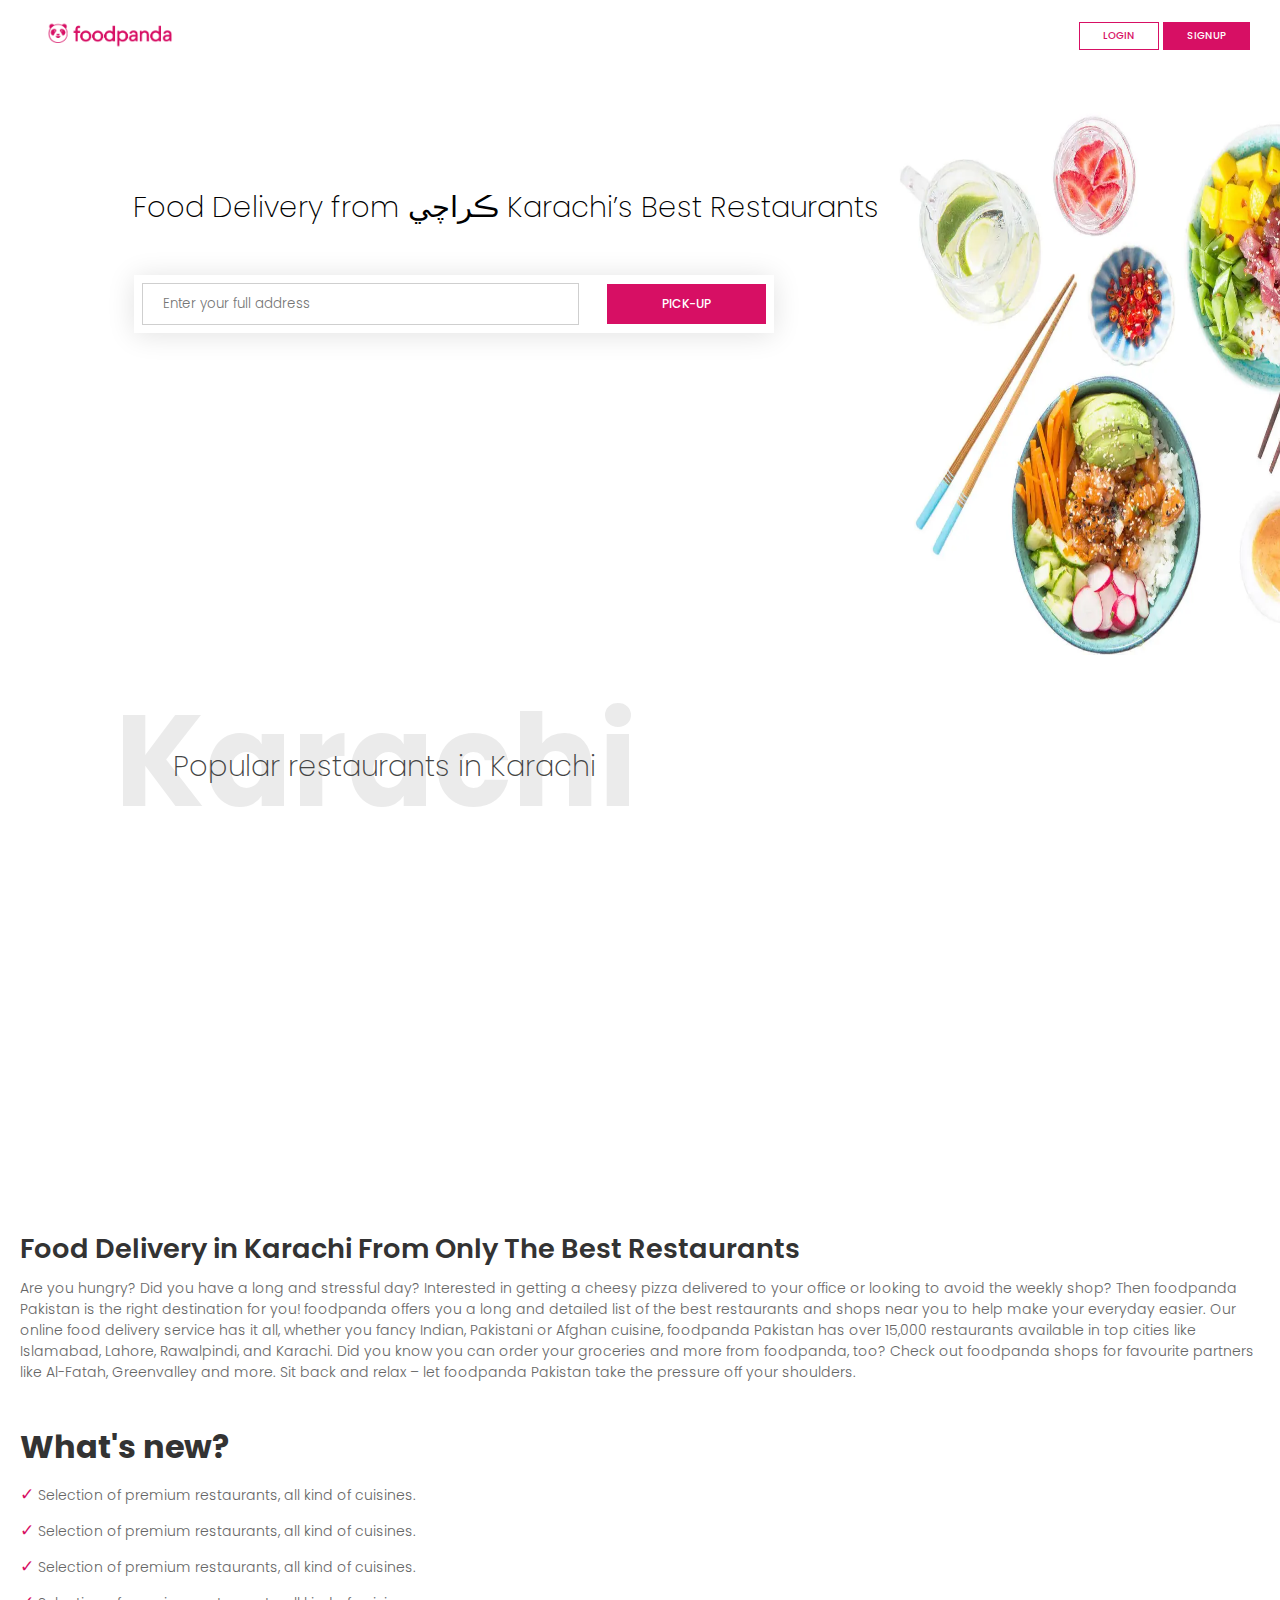
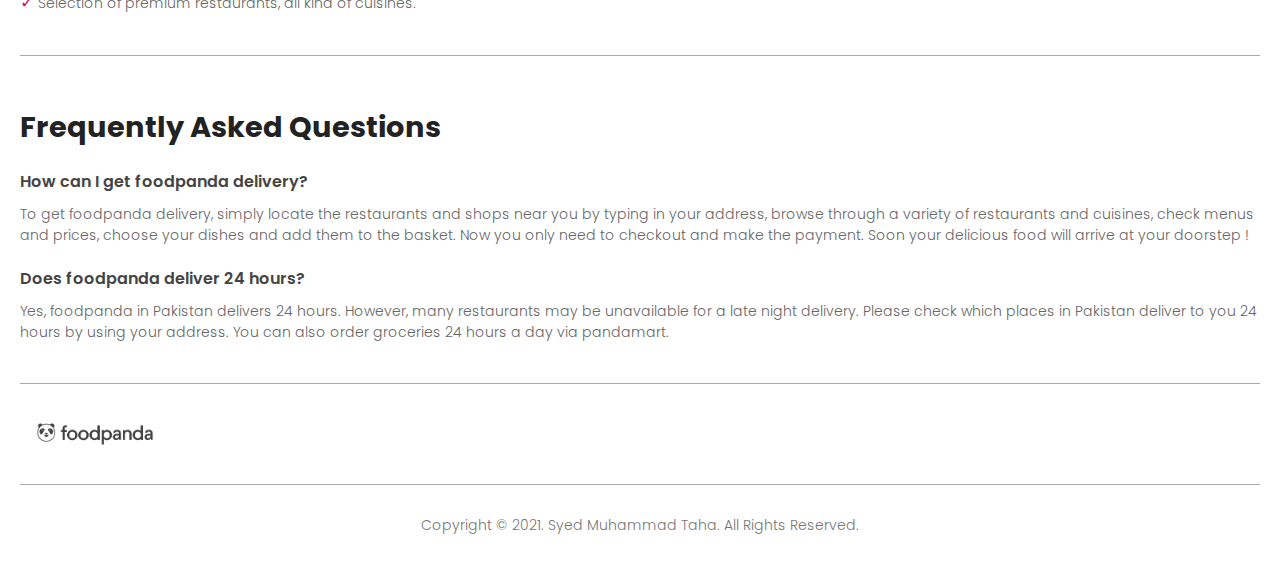
<file: city.html>
<!DOCTYPE html>
<html lang="en">
<head>
    <meta charset="UTF-8">
    <meta http-equiv="X-UA-Compatible" content="IE=edge">
    <meta name="viewport" content="width=device-width, initial-scale=1.0">
    <title>City</title>
    <link rel="icon" href="Images/Home/pandaicon.png">
    <link rel="stylesheet" href="css/city.css">
    <link rel="stylesheet" href="css/fonts.css">
    <link href="https://unpkg.com/aos@2.3.1/dist/aos.css" rel="stylesheet">
</head>
<body>
    <!-- Header Section Start  -->
    <header>
        <div class="logo">
            <a href="index.html"><img src="Images/Home/logo.png" alt=""></a> 
        </div>
        <div class="headerBtn">
            <button class="loginBtn">Login</button>
            <button class="signupBtn">Signup</button>
        </div>
    </header>
<!-- Header Section End  -->

<!-- Banner Section Start  -->
    <section class="banner">
        <div class="bannerText">
            <h2>Food Delivery from ڪراچي Karachi’s Best Restaurants</h2>
        </div>
        <div class="searchRestaurant">
            <input type="text" placeholder="Enter your full address">
            <div class="bannerButton">
                <button class="pickup">pick-up</button>
            </div>
        </div>
    </section>
<!-- Banner Section End  -->

<!-- Restaurant Section Start  -->
    <div class="restaurantTitle">
        <h2>Popular restaurants in Karachi</h2>
    </div>
    <section class="restaurant">
        <div class="restaurantContent">
           <a href="restaurant.html" target="_blank"><div class="restaurantCard" data-aos="fade-up" data-aos-duration="800">
                <div class="imgBx"></div>
                <div class="title">
                    <h2>pizza hut</h2>
                    <p>$$$, beverages, pakistani, desert</p>
                    <div class="discount">flat 30% off</div>
                </div>
            </div></a>
            <div class="restaurantCard" data-aos="fade-up" data-aos-duration="1000">
                <div class="imgBx"></div>
                <div class="title">
                    <h2>makkah bakery</h2>
                    <p>$$$, beverages, pakistani, desert</p>
                    <div class="discount">flat 50% off</div>
                </div>
            </div>
            <div class="restaurantCard" data-aos="fade-up" data-aos-duration="1200">
                <div class="imgBx"></div>
                <div class="title">
                    <h2>Student Biryani</h2>
                    <p>$$$, beverages, pakistani, desert</p>
                    <div class="discount">flat 10% off</div>
                </div>
            </div>
            <div class="restaurantCard" data-aos="fade-up" data-aos-duration="1400">
                <div class="imgBx"></div>
                <div class="title">
                    <h2>Karachi Haleem</h2>
                    <p>$$$, beverages, pakistani, desert</p>
                    <div class="discount">flat 10% off</div>
                </div>
            </div>
        </div>
    </section>
<!-- Restaurant Section End  -->

<!-- Footer Section Start  -->
<footer>
    <div class="footerContent">
        <div class="aboutFoodpanda">
            <h2>Food Delivery in Karachi From Only The Best Restaurants</h2>
            <p>Are you hungry? Did you have a long and stressful day? Interested in getting a cheesy pizza delivered to your office or looking to avoid the weekly shop? Then foodpanda Pakistan is the right destination for you! foodpanda offers you a long and detailed list of the best restaurants and shops near you to help make your everyday easier. Our online food delivery service has it all, whether you fancy Indian, Pakistani or Afghan cuisine, foodpanda Pakistan has over 15,000 restaurants available in top cities like Islamabad, Lahore, Rawalpindi, and Karachi. Did you know you can order your groceries and more from foodpanda, too? Check out foodpanda shops for favourite partners like Al-Fatah, Greenvalley and more. Sit back and relax – let foodpanda Pakistan take the pressure off your shoulders.</p>
        </div>
        <div class="whatsNew">
            <h2>What's new?</h2>
            <p><span>✓</span> Selection of premium restaurants, all kind of cuisines.</p>
            <p><span>✓</span> Selection of premium restaurants, all kind of cuisines.</p>
            <p><span>✓</span> Selection of premium restaurants, all kind of cuisines.</p>
            <p><span>✓</span> Selection of premium restaurants, all kind of cuisines.</p>
        </div>
        <div class="faq">
            <h2>Frequently Asked Questions</h2>
            <h3>How can I get foodpanda delivery?</h3>
            <p>To get foodpanda delivery, simply locate the restaurants and shops near you by typing in your address, browse through a variety of restaurants and cuisines, check menus and prices, choose your dishes and add them to the basket. Now you only need to checkout and make the payment. Soon your delicious food will arrive at your doorstep !</p>
            <h3>Does foodpanda deliver 24 hours?</h3>
            <p>Yes, foodpanda in Pakistan delivers 24 hours. However, many restaurants may be unavailable for a late night delivery. Please check which places in Pakistan deliver to you 24 hours by using your address. You can also order groceries 24 hours a day via pandamart.</p>
        </div>
        <div class="socialMedia">
            <img src="Images/Home/logo.png" alt="">
        </div>
        <div class="copyright">
            <h2>Copyright &copy 2021. Syed Muhammad Taha. All Rights Reserved.</h2>
        </div>
    </div>
</footer>
<!-- Footer Section End  -->

<script src="https://unpkg.com/aos@2.3.1/dist/aos.js"></script>
<script>
     AOS.init();
document.addEventListener('scroll',function()
{
    var header = document.querySelector('header');
    header.classList.toggle('active',window.scrollY>40);
})
</script>
</body>
</html>
</file>
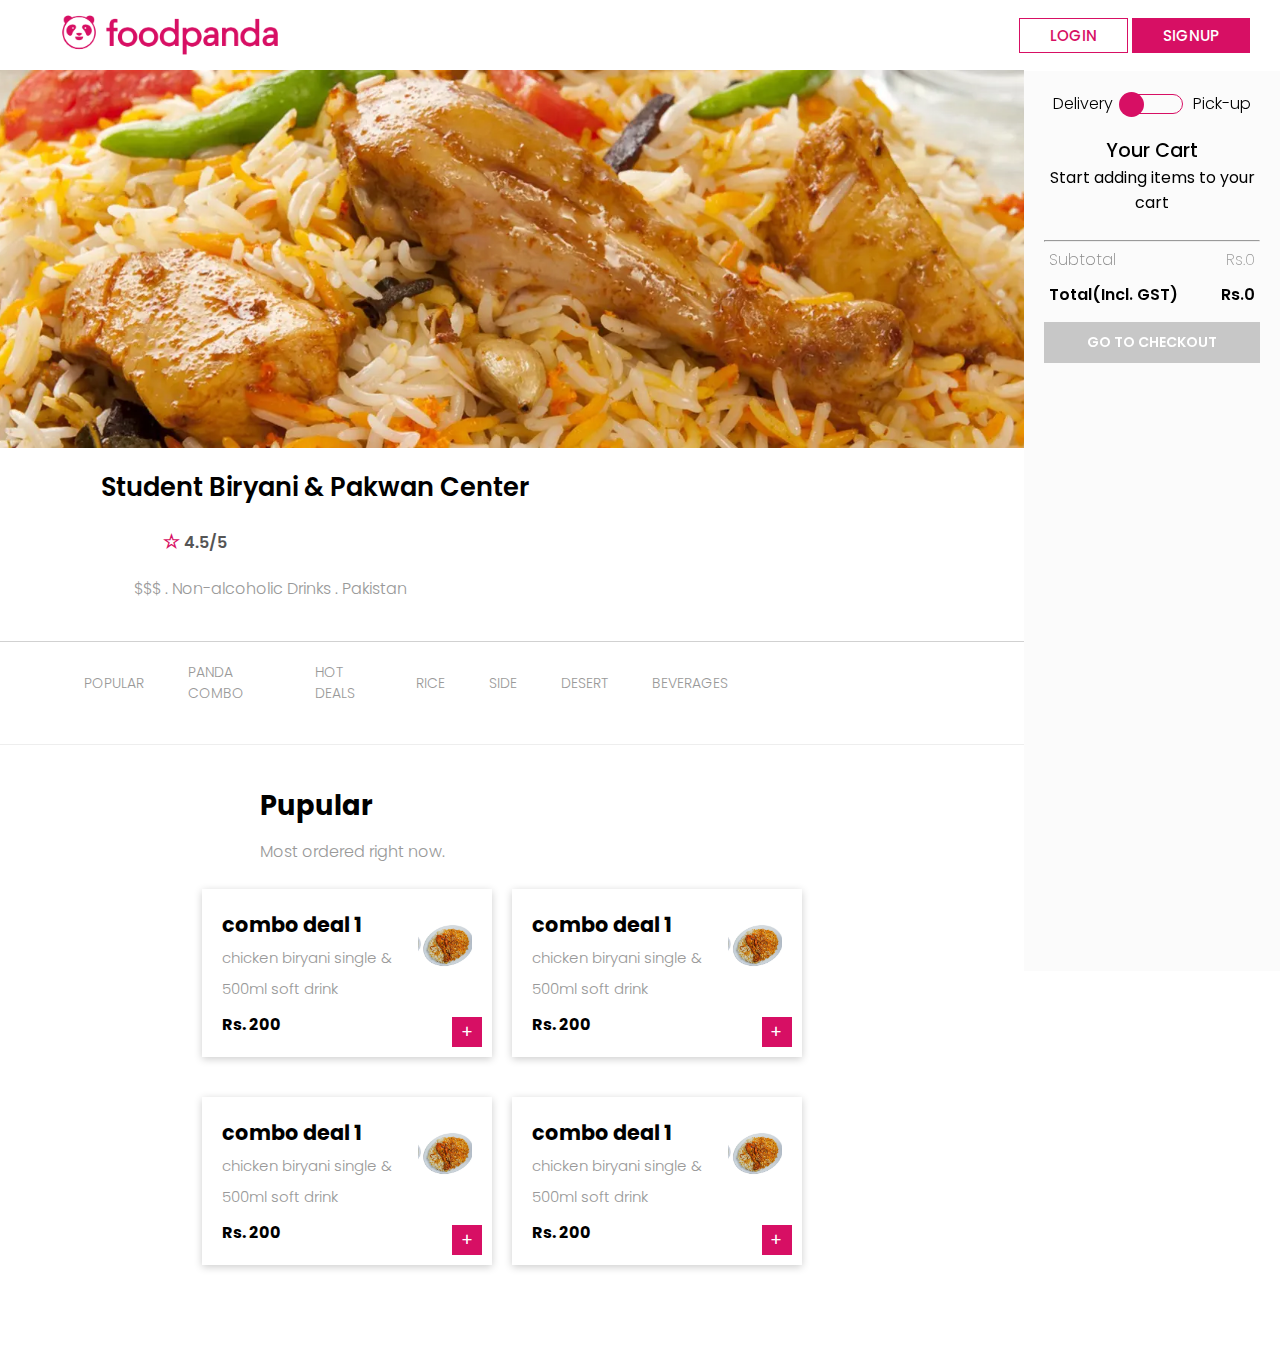
<file: restaurant.html>
<!DOCTYPE html>
<html lang="en">
<head>
    <meta charset="UTF-8">
    <meta http-equiv="X-UA-Compatible" content="IE=edge">
    <meta name="viewport" content="width=device-width, initial-scale=1.0">
    <title>Restaurant</title>
    <link rel="stylesheet" href="css/restaurant.css">
    <link rel="icon" href="Images/Home/pandaicon.png">
    <link rel="stylesheet" href="css/fonts.css">
    <link href="https://unpkg.com/aos@2.3.1/dist/aos.css" rel="stylesheet">
</head>
<body>
    <!-- Header Section Start  -->
    <header>
        <div class="logo">
           <a href="index.html"><img src="Images/Home/logo.png" alt=""></a> 
        </div>
        <div class="headerBtn">
            <button class="loginBtn">Login</button>
            <button class="signupBtn">Signup</button>
        </div>
    </header>
<!-- Header Section End  -->

<!-- SideBar Section Start  -->
    <section class="sidebar">
        <div class="title">
            <h2>Delivery</h2>
            <div class="button" id="button" onclick="toggleBtn()"></div>
            <h2>Pick-up</h2>
        </div>
        <h2>Your Cart</h2>
        <p>Start adding items to your cart</p><br>
        <hr>
        <div class="subtotal">
            <h2>Subtotal</h2>
            <h3>Rs.0</h3>
        </div>
        <div class="total">
            <h2>Total(Incl. GST)</h2>
            <h3>Rs.0</h3>
        </div>
        <button class="ChecoutBtn">go to checkout</button>
    </section>
<!-- SideBar Section End  -->


<!-- Banner Section Start  -->
    <section class="banner"></section>
<!-- Banner Section End  -->


<!-- Restarant Info Section Start  -->
    <section class="restaurantInfo">
        <div class="restaurantName">
            <h2>Student Biryani & Pakwan Center</h2>
        </div>
        <div class="rating">
            <h2><span>&star;</span> 4.5/5</h2>
        </div>
        <div class="details">
            <p>
                <span>$$$ .</span>
                <span>Non-alcoholic Drinks .</span>
                <span>Pakistan</span>
            </p>
        </div>
    </section>
<!-- Restarant Info Section End  -->

<!-- Speciallity Section Start  -->
    <section class="speciality">
        <h2>popular</h2>
        <h2>panda combo</h2>
        <h2>hot deals</h2>
        <h2>rice</h2>
        <h2>side</h2>
        <h2>desert</h2>
        <h2>beverages</h2>
    </section>
<!-- Speciallity Section End  -->

<!-- Dishes Section Start  -->
    <section class="dishes">
        <div class="title1">
            <h2>Pupular <br>
                <span>Most ordered right now.</span>
            </h2>
        </div>
        <div class="card">
        <div class="dishesCard">
            <div class="title">
                <h2>combo deal 1 <br>
                <span>chicken biryani single & 500ml soft drink</span>
                </h2>
                <h3>Rs. 200</h3>
            </div>
            <div class="imgBx">
                <img src="Images/Restaurant/biryani.webp" alt="">
            </div>
        </div>
        <div class="dishesCard">
            <div class="title">
                <h2>combo deal 1 <br>
                <span>chicken biryani single & 500ml soft drink</span>
                </h2>
                <h3>Rs. 200</h3>
            </div>
            <div class="imgBx">
                <img src="Images/Restaurant/biryani.webp" alt="">
            </div>
        </div>
        <div class="dishesCard">
            <div class="title">
                <h2>combo deal 1 <br>
                <span>chicken biryani single & 500ml soft drink</span>
                </h2>
                <h3>Rs. 200</h3>
            </div>
            <div class="imgBx">
                <img src="Images/Restaurant/biryani.webp" alt="">
            </div>
        </div>
        <div class="dishesCard">
            <div class="title">
                <h2>combo deal 1 <br>
                <span>chicken biryani single & 500ml soft drink</span>
                </h2>
                <h3>Rs. 200</h3>
            </div>
            <div class="imgBx">
                <img src="Images/Restaurant/biryani.webp" alt="">
            </div>
        </div>
        </div>
    </section>
<!-- Dishes Section End  -->


<script src="https://unpkg.com/aos@2.3.1/dist/aos.js"></script>
<script>
 AOS.init();
    document.addEventListener('scroll',function()
    {
        var header = document.querySelector('header');
        header.classList.toggle('active',window.scrollY>40);
    })

    function toggleBtn()
    {
        var mybtn = document.getElementById('button');
        mybtn.classList.toggle('active');
    }
</script>
</body>
</html>
</file>
<file: css/city.css>
*
{
    margin: 0;
    padding: 0;
    box-sizing: border-box;
    text-decoration: none;
    list-style: none;
    font-family: 'Poppins', sans-serif;
}
a:visited
{
    color: #000;
}
a:active
{
    color: #d70f64;
}
::-webkit-scrollbar
{
    width: 10px;
    background-color: #fff;
}
::-webkit-scrollbar-thumb
{
    background-color: #d70f64;
}
header
{
    width: 100%;
    padding: 10px 30px;
    /* border-bottom: 1px solid #999; */
    display: flex;
    justify-content: space-between;
    align-items: center;
    transition-duration: 0.6s;

}
header.active
{
    position: fixed;
    /* top: 0;
    left: 0; */
    z-index: 100000;
    background-color: #fff;
    box-shadow: 0 2px 28px 0 rgb(0 0 0 / 12%);
    transition-duration: 0.6s;
}
header .logo
{
    width: 280px;
    height: 50px;
}
header .logo img
{
    width: 100%;
    height: 100%;
    object-fit: cover;
}
header .headerBtn button
{
    padding: 5px 30px;
    border: 1px solid #d70f64;
    font-size: 15px;
    font-weight: 500;
    background-color: #fff;
    color: #d70f64;
    text-transform: uppercase;
    cursor: pointer;
}
header .headerBtn button:nth-child(2)
{
    background-color: #d70f64;
    color: #fff;
}

.banner
{
    width: 100%;
    height: 70vh;
    background: url("../Images/City/hero-city-foodpanda.webp");
    background-size: 50% 100%;
    background-position: 140%;
    background-repeat: no-repeat;
    position: relative;
}
.banner .bannerText
{
    width: 50%;
    padding: 5px;
    position: absolute;
    top: 38%;
    left: 10%;
}
.banner .bannerText h2
{
    font-weight: 200;
    font-size: 2.5em;
}
.banner .searchRestaurant
{
    width: 50%;
    padding: 15px;
    box-shadow: 0 2px 28px 0 rgb(0 0 0 / 12%);
    background-color: #fff;
    display: flex;
    justify-content: space-between;
    align-items: center;
    position: absolute;
    top: 60%;
    left: 10%;
}
.banner .searchRestaurant input
{
    width: 70%;
    border: 1px solid rgb(207, 207, 207);
    padding: 20px 40px;
    outline: none;
}
.banner .searchRestaurant input:focus
{
    border: 1px solid #d70f64;
}
.banner .searchRestaurant input::placeholder
{
    font-size: 1.2em;
    font-weight: 300;
}
.banner .searchRestaurant .bannerButton button
{
    padding: 18px 100px;
    background-color: #d70f64;
    color: #fff;
    text-transform: uppercase;
    font-weight: 500;
    border: none;
    cursor: pointer;
    font-size: 1.1em;
}
.restaurantTitle
{
    margin-top: 80px;
    width: 50%;
    padding: 10px;
    text-align: center;
    position: relative;
}
.restaurantTitle h2
{
    font-size: 2.2em;
    color: #444;
    font-weight: 200;
    z-index: 1000;
}
.restaurantTitle::before
{
    content: "Karachi";
    position: absolute;
    bottom: -100px;
    left: 15%;
    font-size: 13em;
    color: rgba(153, 153, 153, 0.2);
    font-weight: 700;
    z-index: -1000;
}
.restaurant
{
    width: 100%;
    padding: 20px;
    display: flex;
    justify-content: center;
}
.restaurant .restaurantContent
{
    width: 80%;
    display: flex;
    justify-content: space-between;
    align-items: center;
    flex-wrap: wrap;
}
.restaurant .restaurantContent .restaurantCard
{
    width: 350px;
    height: 300px;
    /* border: 1px solid #000; */
    position: relative;
}
.restaurant .restaurantContent .restaurantCard .imgBx
{
    width: 100%;
    height: 75%;
    background: url("../Images/City/pizza.webp");
    background-size: cover;
    background-position: center;
}
.restaurant .restaurantContent .restaurantCard:nth-child(2) .imgBx
{
    background: url("../Images/City/e5an-listing.webp");
    background-size: cover;
    background-position: center;
}
.restaurant .restaurantContent .restaurantCard:nth-child(3) .imgBx
{
    background: url("../Images/City/sqia-listing.webp");
    background-size: cover;
    background-position: center;
}
.restaurant .restaurantContent .restaurantCard:nth-child(4) .imgBx
{
    background: url("../Images/City/rtww-listing.webp");
    background-size: cover;
    background-position: center;
}
.restaurant .restaurantContent .restaurantCard .title
{
    padding: 10px 0px;
}
.restaurant .restaurantContent .restaurantCard .title h2
{
    font-size: 1.2em;
    font-weight: 600;
    text-transform: capitalize;
}
.restaurant .restaurantContent .restaurantCard .title p
{
    font-weight: 300;
    color: #000;
}
.restaurant .restaurantContent .restaurantCard .discount
{
    position: absolute;
    top: 30px;
    left: 0;
    background-color: #d70f64;
    color: #fff;
    text-transform: uppercase;
    padding: 5px 20px;
    font-weight: 600;
    font-size: 14px;
}
footer
{
    margin-top: 100px;
    width: 100%;
    padding: 20px;
    display: flex;
    justify-content: center;
}
footer .footerContent
{
    width: 80%;
}
footer .footerContent .aboutFoodpanda
{
    width: 100%;
}
footer .footerContent .aboutFoodpanda h2
{
    font-size: 2.2em;
    font-weight: 600;
    color: #333;
}
footer .footerContent .aboutFoodpanda p
{
    color: #666;
    margin-top: 20px;
    font-weight: 300;
}
footer .footerContent .whatsNew
{
    margin-top: 50px;
    padding-bottom: 40px;
    border-bottom: 1px solid rgb(168, 168, 168);
}
footer .footerContent .whatsNew h2
{
    font-size: 2.4em;
    font-weight: 700;
    color: #222;
}
footer .footerContent .whatsNew p
{
    color: #666;
    margin-top: 10px;
    font-weight: 300;
    font-size: 1em;
}
footer .footerContent .whatsNew p span
{
    color: #d70f64;
    font-size: 1.2em;
}

footer .footerContent .faq
{
    margin-top: 50px;
    padding-bottom: 40px;
    border-bottom: 1px solid rgb(168, 168, 168);
}
footer .footerContent .faq h2
{
    font-size: 2.1em;
    font-weight: 700;
    color: #222;
}
footer .footerContent .faq h3
{
    margin-top: 20px;
    font-size: 1.2em;
    font-weight: 600;
    color: #444;
}
footer .footerContent .faq p
{
    color: #666;
    margin-top: 10px;
    font-weight: 300;
    font-size: 1em;
}
footer .footerContent .socialMedia
{
    display: flex;
    justify-content: space-between;
    border-bottom: 1px solid rgb(168, 168, 168);
}
footer .footerContent .socialMedia img
{
    width: 180px;
    filter: grayscale(100%);
}
footer .footerContent .copyright
{
    width: 100%;
    text-align: center;
    padding: 30px;
}
footer .footerContent .copyright h2
{
    font-size: 1.2em;
    font-weight: 300;
    color: #777;
}


@media screen and (max-width:1280px)
{
    header .logo 
    {
        width: 160px;
    }
    header .headerBtn button 
    {
        padding: 5px 23px;
        font-size: 10px;
    }
    .banner
    {
        height: 65vh;
    }
    .banner .bannerText {
        width: 70%;
        position: absolute;
        top: 19%;
    }
    .banner .bannerText h2 
    {
        font-weight: 200;
        font-size: 1.8em;
    }
    .banner .searchRestaurant input 
    {
        width: 70%;
        padding: 10px 20px;
    }
    .banner .searchRestaurant input::placeholder
    {
        font-size: 1em;
        font-weight: 300;
    }   
    .banner .searchRestaurant .bannerButton button 
    {
        padding: 11px 55px;
        font-size: 12px;
    }
    .banner .searchRestaurant .bannerButton span 
    {
        font-size: 12px;
        font-weight: 300;
    }
    .banner .searchRestaurant {
        top: 35%;
        left: 10.5%;
        padding: 8px;
    }
    .restaurantTitle 
    {
        width: 60%;
    }
    .restaurantTitle::before 
    {
        bottom: -60px;
        font-size: 8em;
    }
    .restaurantTitle h2 {
        font-size: 1.8em;
        color: #444;
        font-weight: 200;
        z-index: 1000;
    }
    .restaurant .restaurantContent
    {
        width: 100%;
    }
    .restaurant .restaurantContent .restaurantCard {
        width: 280px;
        height: 270px;
    }
    footer .footerContent
    {
        width: 100%;
    }
    footer .footerContent .aboutFoodpanda h2 {
        font-size: 1.7em;
    }
    footer .footerContent .aboutFoodpanda p {
        margin-top: 8px;
        font-size: 14px;
    }
    footer .footerContent .whatsNew {
        margin-top: 40px;
        padding-bottom: 40px;
    }
    footer .footerContent .whatsNew h2 {
        font-size: 2em;
        color: #333;
    }
    footer .footerContent .whatsNew p {
        font-size: 14px;
    }
    footer .footerContent .faq h2 {
        font-size: 1.8em;
    }
    footer .footerContent .faq h3 {
        font-size: 1em;
    }
    footer .footerContent .faq p {
        font-size: 14px;
    }
    footer .footerContent .socialMedia img {
        width: 150px;
    }
    footer .footerContent .copyright h2 {
        font-size: 14px;
    }
}
</file>
<file: css/fonts.css>
@import url('https://fonts.googleapis.com/css2?family=Poppins:wght@100;200;300;400;500;600;700;800&display=swap');
</file>
<file: css/restaurant.css>
*
{
    margin: 0;
    padding: 0;
    box-sizing: border-box;
    text-decoration: none;
    list-style: none;
    font-family: 'poppins',sans-serif;
}
::-webkit-scrollbar
{
    width: 10px;
    background-color: #fff;
}
::-webkit-scrollbar-thumb
{
    background-color: #d70f64;
}
header
{
    width: 100%;
    padding: 10px 30px;
    /* border-bottom: 1px solid #999; */
    display: flex;
    justify-content: space-between;
    align-items: center;
    transition-duration: 0.6s;

}
header.active
{
    position: fixed;
    /* top: 0;
    left: 0; */
    z-index: 100000;
    background-color: #fff;
    box-shadow: 0 2px 28px 0 rgb(0 0 0 / 12%);
    transition-duration: 0.6s;
}
header .logo
{
    width: 280px;
    height: 50px;
}
header .logo img
{
    width: 100%;
    height: 100%;
    object-fit: cover;
}
header .headerBtn button
{
    padding: 5px 30px;
    border: 1px solid #d70f64;
    font-size: 15px;
    font-weight: 500;
    background-color: #fff;
    color: #d70f64;
    text-transform: uppercase;
    cursor: pointer;
}
header .headerBtn button:nth-child(2)
{
    background-color: #d70f64;
    color: #fff;
}
.sidebar
{
    width: 20%;
    position: fixed;
    top: 71px;
    right: 0;
    height: 100vh;
    background-color: rgba(238, 238, 238, 0.247);
    padding: 20px;
    text-align: center;
}
.sidebar .title
{
    display: flex;
    justify-content: center;
    align-items: center;
}
.sidebar .title h2
{
    font-size: 1em;
    font-weight: 300;
}
.sidebar .title .button
{
    width: 60px;
    height: 20px;
    border: 1px solid #d70f64;
    border-radius: 10px;
    margin: 0px 10px;
    position: relative;
    cursor: pointer;
}
.sidebar .title .button::before
{
    content: "";
    position: absolute;
    top: -3px;
    left: -5px;
    width: 25px;
    height: 25px;
    border-radius: 50%;
    background-color: #d70f64;
    cursor: pointer;
    transition-duration: 0.3s;
}
.sidebar .title .button.active::before
{
    left: 40px;
}
.sidebar h2:nth-child(2)
{
    margin-top: 20px;
    font-size: 1.2em;
    font-weight: 500;
}
.sidebar .subtotal
{
    width: 100%;
    display: flex;
    justify-content: space-between;
    padding: 5px;
}
.sidebar .subtotal h2
{
    font-size: 1em;
    color: rgb(139, 139, 139);
    font-weight: 200;
}
.sidebar .subtotal h3
{
    font-size: 1em;
    color: #999;
    font-weight: 200;
}
.sidebar .total
{
    width: 100%;
    display: flex;
    justify-content: space-between;
    padding: 5px;
}
.sidebar .total h2
{
    font-size: 1em;
    color: rgb(0, 0, 0);
    font-weight: 600;
}
.sidebar .total h3
{
    font-size: 1em;
    color: rgb(0, 0, 0);
    font-weight: 600;
}
.sidebar .ChecoutBtn
{
    width: 100%;
    padding: 10px 10px;
    text-align: center;
    font-weight: 600;
    font-size: 14px;
    color: #fff;
    background-color: rgb(199, 199, 199);
    border: none;
    margin-top: 10px;
    text-transform: uppercase;
}
.banner
{
    width: 80%;
    height: 42vh;
    background: url("../Images/Restaurant/banner.webp");
    background-size: cover;
    background-position: center;
}
.restaurantInfo 
{
    width: 80%;
    padding: 20px 20px 40px 20px;
    border-bottom: 1px solid rgb(209, 209, 209);
}
.restaurantInfo .restaurantName
{
    width: 60%;
    text-align: center;
}
.restaurantInfo .restaurantName h2
{
    font-size: 1.6em;
    font-weight: 600;
}
.restaurantInfo .rating
{
    margin-top: 20px;
    width: 35.5%;
    text-align: center;
}
.restaurantInfo .rating h2
{
    font-size: 1em;
    font-weight: 600;
    color: #555;
}
.restaurantInfo .rating h2 span
{
    color: #d70f64;
    font-size: 1.2em;
}
.restaurantInfo .details
{
    margin-top: 20px;
    width: 51%;
    text-align: center;
}
.restaurantInfo .details p
{
    color: #999;
    font-weight: 300;
} 
.speciality
{
    padding: 20px 40px;
    width: 60%;
    display: flex;
    justify-content: center;
    align-items: center;
}
.speciality h2
{
    color: #999;
    font-size: 14px;
    font-weight: 300;
    text-transform: uppercase;
    margin-left: 44px;
}
.dishes
{
    margin-top: 20px;
    padding: 40px 100px;
    border-top: 1px solid #eee;
    width: 80%;
}
.dishes .title1 h2
{
    margin-left: 160px;
    font-size: 1.7em;
    font-weight: 700;
}
.dishes .title1 h2 span
{
    font-size: 16px;
    color: #999;
    font-weight: 300;
}
.dishes .card
{
    width: 100%;
    padding: 20px 50px;
    /* border: 1px solid #000; */
    display: flex;
    justify-content: center;
    align-items: center;
    flex-wrap: wrap;
}

.dishes .card .dishesCard
{
    position: relative;
    width: 40%;
    padding: 20px;
    background-color: #fff;
    box-shadow: 0 2px 8px 0 rgb(0 0 0 / 20%);
    display: flex;
    justify-content: space-between;
    margin-bottom: 40px;
    margin-right: 20px;
}
.dishes .card .dishesCard::before
{
    content: "+";
    position: absolute;
    bottom: 10px;
    right: 10px;
    width: 30px;
    height: 30px;
    background-color: #d70f64;
    color: #fff;
    display: flex;
    align-items: center;
    justify-content: center;
    font-size: 1.1em;
}
.dishes .card .dishesCard .title h2
{
    font-size: 1.3em;
    font-weight: 700;
}
.dishes .card .dishesCard .title h2 span
{
    font-size: 15px;
    color: #999;
    font-weight: 300;
}
.dishes .card .dishesCard .title h3
{
    margin-top: 10px;
    font-size: 1em;
}
.dishes .card .dishesCard .imgBx
{
    width: 80px;
    height: 80px;
    /* border: 1px solid #000; */
}
.dishes .card .dishesCard .imgBx img
{
    width: 100%;
    height: 100%;
    object-fit: cover;
}
</file>
